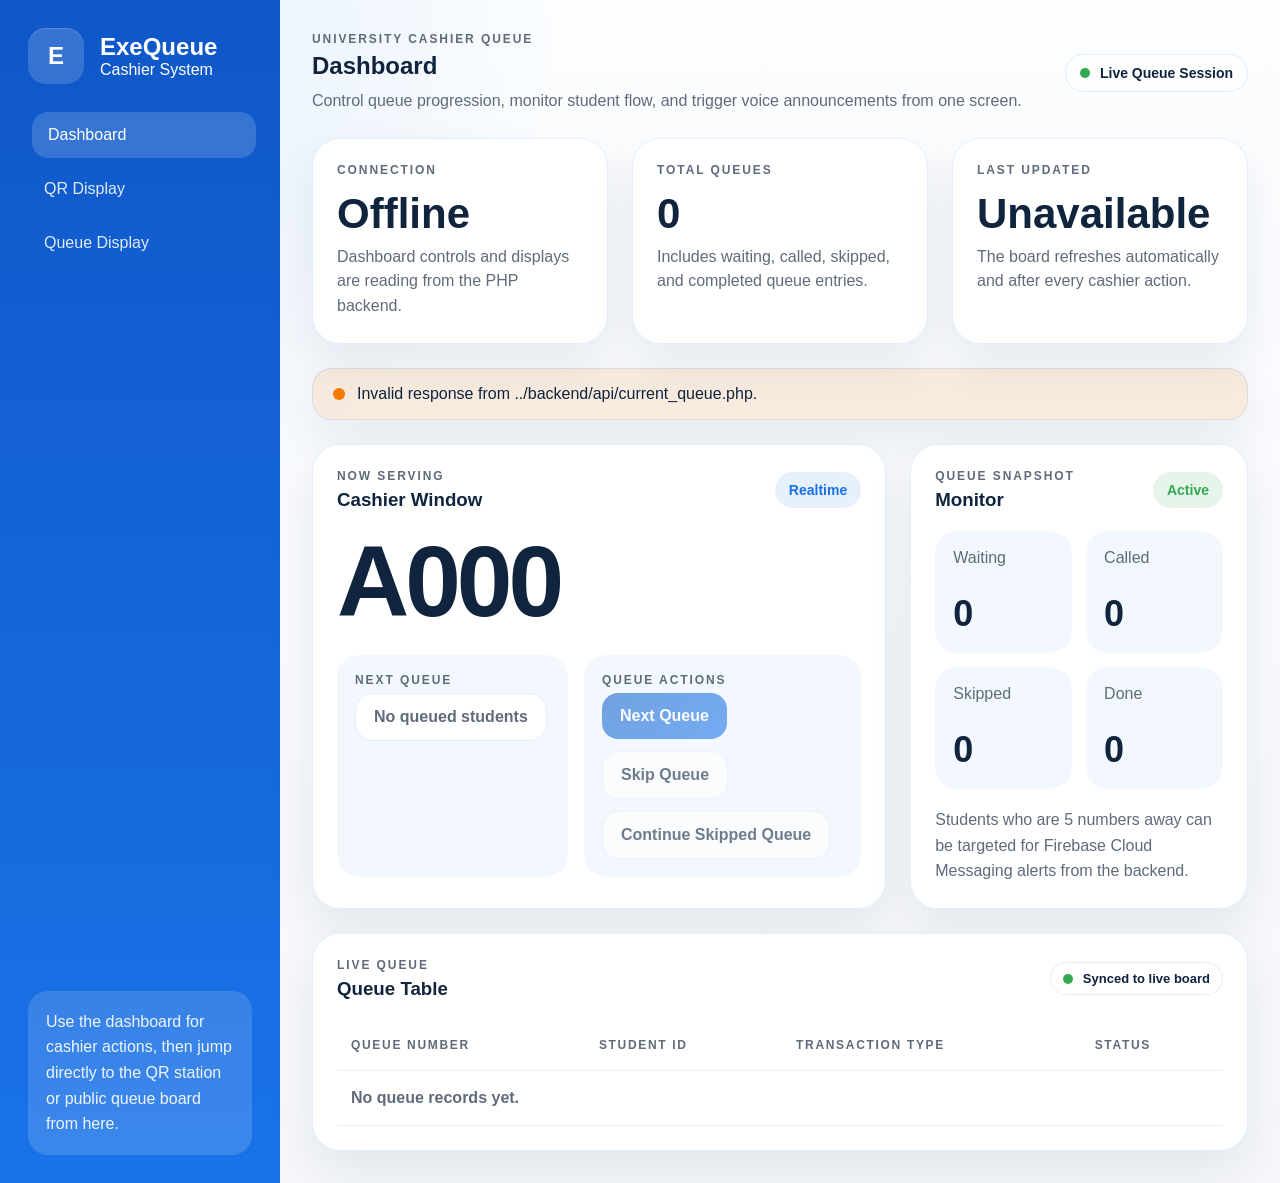
<file: web/dashboard.html>
<!DOCTYPE html>
<html lang="en">
  <head>
    <meta charset="UTF-8" />
    <meta name="viewport" content="width=device-width, initial-scale=1.0" />
    <title>ExeQueue Cashier Dashboard</title>
    <link rel="stylesheet" href="styles.css" />
  </head>
  <body class="app-shell">
    <aside class="sidebar">
      <div class="brand-block">
        <div class="brand-mark">E</div>
        <div>
          <h1>ExeQueue</h1>
          <p>Cashier System</p>
        </div>
      </div>

      <nav class="nav-list">
        <a class="nav-item active" href="#dashboard">Dashboard</a>
        <a class="nav-item" href="qr-display.html">QR Display</a>
        <a class="nav-item" href="queue-display.html">Queue Display</a>
      </nav>

      <div class="sidebar-note">
        Use the dashboard for cashier actions, then jump directly to the QR
        station or public queue board from here.
      </div>
    </aside>

    <main class="main-content">
      <section id="dashboard" class="section-heading">
        <div>
          <p class="eyebrow">University Cashier Queue</p>
          <h2>Dashboard</h2>
          <p class="section-copy">
            Control queue progression, monitor student flow, and trigger voice
            announcements from one screen.
          </p>
        </div>
        <div class="live-chip">
          <span class="live-dot"></span>
          Live Queue Session
        </div>
      </section>

      <section class="overview-grid">
        <article class="card overview-card">
          <p class="eyebrow">Connection</p>
          <strong id="dashboardConnectionStatus" class="overview-value">
            Connecting
          </strong>
          <p class="overview-copy">
            Dashboard controls and displays are reading from the PHP backend.
          </p>
        </article>

        <article class="card overview-card">
          <p class="eyebrow">Total Queues</p>
          <strong id="dashboardTotalQueues" class="overview-value">0</strong>
          <p class="overview-copy">
            Includes waiting, called, skipped, and completed queue entries.
          </p>
        </article>

        <article class="card overview-card">
          <p class="eyebrow">Last Updated</p>
          <strong id="dashboardLastUpdated" class="overview-value">
            Waiting
          </strong>
          <p class="overview-copy">
            The board refreshes automatically and after every cashier action.
          </p>
        </article>
      </section>

      <section
        id="dashboardMessage"
        class="status-banner status-banner-info"
        aria-live="polite"
      >
        Loading live queue data...
      </section>

      <section class="hero-grid">
        <article class="card hero-card">
          <div class="card-header">
            <div>
              <p class="eyebrow">Now Serving</p>
              <h3>Cashier Window</h3>
            </div>
            <span class="pill pill-blue">Realtime</span>
          </div>

          <div class="hero-number" id="dashboardNowServing">A000</div>

          <div class="hero-subgrid">
            <div class="subpanel">
              <p class="eyebrow">Next Queue</p>
              <div id="dashboardNextQueue" class="queue-pills"></div>
            </div>
            <div class="subpanel">
              <p class="eyebrow">Queue Actions</p>
              <div class="action-row">
                <button id="nextQueueButton" class="primary-btn">
                  Next Queue
                </button>
                <button id="skipQueueButton" class="secondary-btn">
                  Skip Queue
                </button>
                <button id="continueSkippedButton" class="secondary-btn">
                  Continue Skipped Queue
                </button>
              </div>
            </div>
          </div>
        </article>

        <article class="card metrics-card">
          <div class="card-header">
            <div>
              <p class="eyebrow">Queue Snapshot</p>
              <h3>Monitor</h3>
            </div>
            <span class="pill pill-green">Active</span>
          </div>

          <div class="metric-grid">
            <div class="metric-tile">
              <span>Waiting</span>
              <strong id="waitingCount">0</strong>
            </div>
            <div class="metric-tile">
              <span>Called</span>
              <strong id="calledCount">0</strong>
            </div>
            <div class="metric-tile">
              <span>Skipped</span>
              <strong id="skippedCount">0</strong>
            </div>
            <div class="metric-tile">
              <span>Done</span>
              <strong id="doneCount">0</strong>
            </div>
          </div>

          <div class="monitor-copy">
            Students who are 5 numbers away can be targeted for Firebase Cloud
            Messaging alerts from the backend.
          </div>
        </article>
      </section>

      <section class="card table-card">
        <div class="card-header">
          <div>
            <p class="eyebrow">Live Queue</p>
            <h3>Queue Table</h3>
          </div>
          <span class="live-chip small">
            <span class="live-dot"></span>
            Synced to live board
          </span>
        </div>

        <div class="table-wrap">
          <table class="queue-table">
            <thead>
              <tr>
                <th>Queue Number</th>
                <th>Student ID</th>
                <th>Transaction Type</th>
                <th>Status</th>
              </tr>
            </thead>
            <tbody id="queueTableBody">
              <tr>
                <td colspan="4" class="empty-table-cell">
                  No queue records yet.
                </td>
              </tr>
            </tbody>
          </table>
        </div>
      </section>

    </main>

    <script src="script.js"></script>
  </body>
</html>
</file>
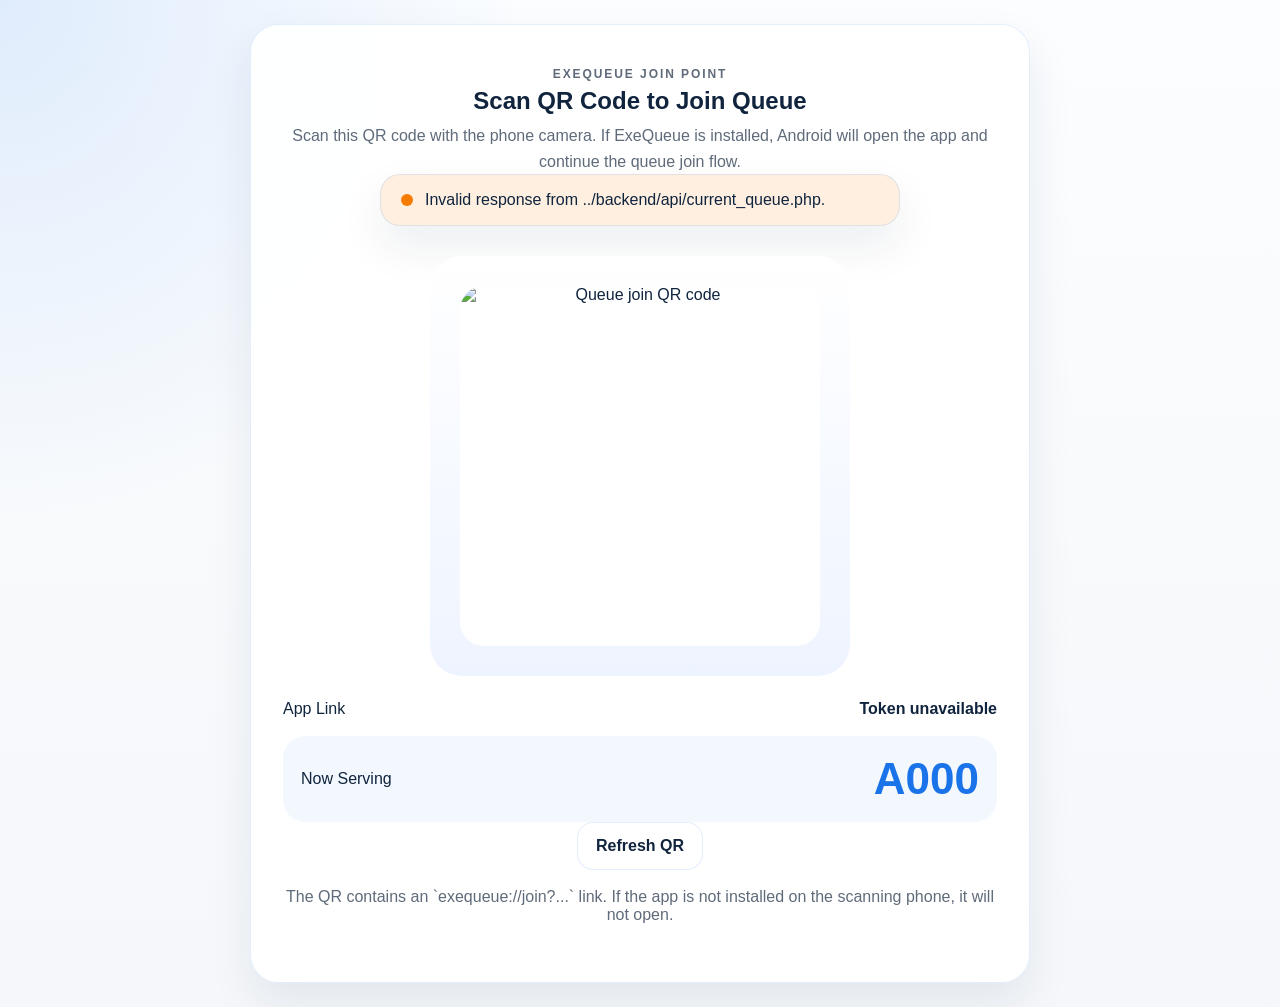
<file: web/qr-display.html>
<!DOCTYPE html>
<html lang="en">
  <head>
    <meta charset="UTF-8" />
    <meta name="viewport" content="width=device-width, initial-scale=1.0" />
    <title>ExeQueue QR Display</title>
    <link rel="stylesheet" href="styles.css" />
  </head>
  <body class="display-body">
    <main class="display-shell">
      <section class="card qr-card">
        <p class="eyebrow">ExeQueue Join Point</p>
        <h1>Scan QR Code to Join Queue</h1>
        <p class="lead-copy">
          Scan this QR code with the phone camera. If ExeQueue is installed,
          Android will open the app and continue the queue join flow.
        </p>

        <section
          id="qrStatusMessage"
          class="status-banner status-banner-info compact-banner"
          aria-live="polite"
        >
          Preparing secure QR token...
        </section>

        <div class="qr-frame">
          <img
            id="qrImage"
            alt="Queue join QR code"
            width="360"
            height="360"
          />
          <canvas id="qrCanvas" width="360" height="360" hidden></canvas>
        </div>

        <div class="token-row">
          <span>App Link</span>
          <strong id="qrTokenValue">Waiting for token</strong>
        </div>

        <div class="current-queue-card">
          <span>Now Serving</span>
          <strong id="qrCurrentQueue">A000</strong>
        </div>

        <button id="refreshQrButton" class="secondary-btn">
          Refresh QR
        </button>

        <p class="footnote">
          The QR contains an `exequeue://join?...` link. If the app is not
          installed on the scanning phone, it will not open.
        </p>
      </section>
    </main>

    <script src="script.js"></script>
  </body>
</html>
</file>
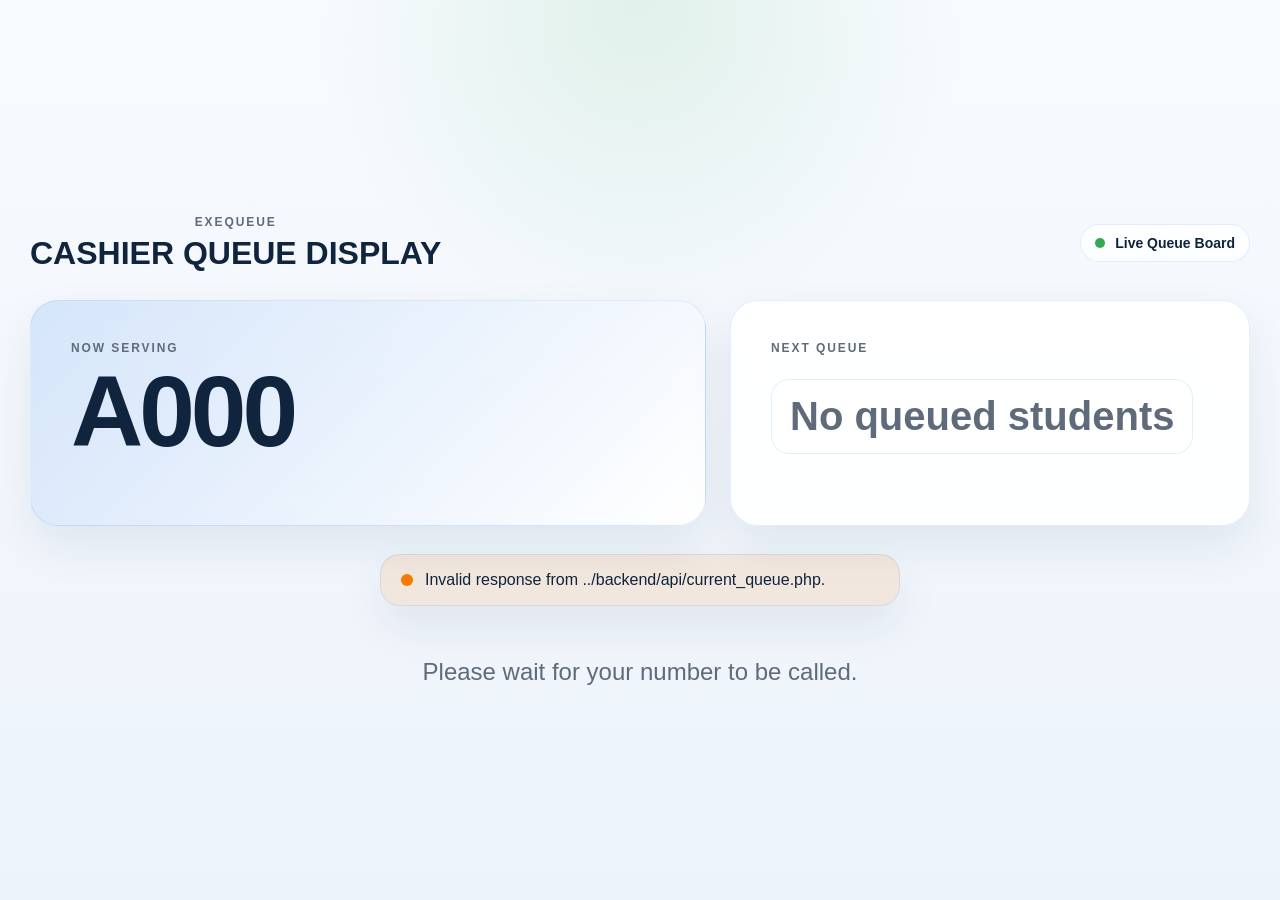
<file: web/queue-display.html>
<!DOCTYPE html>
<html lang="en">
  <head>
    <meta charset="UTF-8" />
    <meta name="viewport" content="width=device-width, initial-scale=1.0" />
    <title>ExeQueue Live Queue Board</title>
    <link rel="stylesheet" href="styles.css" />
  </head>
  <body class="display-body board-theme">
    <main class="board-shell">
      <header class="board-header">
        <div>
          <p class="eyebrow">ExeQueue</p>
          <h1>CASHIER QUEUE DISPLAY</h1>
        </div>
        <div class="live-chip">
          <span class="live-dot"></span>
          Live Queue Board
        </div>
      </header>

      <section class="board-grid">
        <article class="board-panel board-now">
          <p class="eyebrow">NOW SERVING</p>
          <div id="displayNowServing" class="board-number">A000</div>
        </article>

        <article class="board-panel board-next">
          <p class="eyebrow">Next Queue</p>
          <div id="displayNextQueue" class="board-next-list"></div>
        </article>
      </section>

      <section
        id="displayStatusMessage"
        class="status-banner status-banner-info compact-banner centered-banner"
        aria-live="polite"
      >
        Waiting for live queue data...
      </section>

      <footer class="board-footer">
        Please wait for your number to be called.
      </footer>
    </main>

    <script src="script.js"></script>
  </body>
</html>
</file>
<file: web/styles.css>
:root {
  --primary: #1a73e8;
  --accent: #34a853;
  --background: #f5f7fa;
  --surface: rgba(255, 255, 255, 0.92);
  --surface-solid: #ffffff;
  --text: #10243e;
  --muted: #5f6b7a;
  --border: rgba(26, 115, 232, 0.12);
  --shadow: 0 20px 45px rgba(16, 36, 62, 0.08);
  --radius-xl: 28px;
  --radius-lg: 22px;
  --radius-md: 18px;
}

* {
  box-sizing: border-box;
}

html {
  scroll-behavior: smooth;
}

body {
  margin: 0;
  font-family: Roboto, 'Segoe UI', sans-serif;
  color: var(--text);
  background:
    radial-gradient(circle at top left, rgba(26, 115, 232, 0.12), transparent 32%),
    linear-gradient(180deg, #fbfdff 0%, var(--background) 100%);
}

a {
  color: inherit;
  text-decoration: none;
}

.app-shell {
  min-height: 100vh;
  display: grid;
  grid-template-columns: 280px 1fr;
}

.sidebar {
  padding: 28px;
  background: linear-gradient(180deg, #0f57c8 0%, #1a73e8 100%);
  color: #ffffff;
  display: flex;
  flex-direction: column;
  gap: 28px;
}

.brand-block {
  display: flex;
  align-items: center;
  gap: 16px;
}

.brand-block h1,
.brand-block p {
  margin: 0;
}

.brand-mark {
  width: 56px;
  height: 56px;
  border-radius: 18px;
  display: grid;
  place-items: center;
  background: rgba(255, 255, 255, 0.16);
  font-size: 24px;
  font-weight: 800;
  box-shadow: inset 0 1px 0 rgba(255, 255, 255, 0.18);
}

.nav-list {
  display: grid;
  gap: 8px;
}

.nav-item {
  padding: 14px 16px;
  border-radius: 16px;
  color: rgba(255, 255, 255, 0.88);
  transition: transform 0.2s ease, background 0.2s ease;
}

.nav-item:hover,
.nav-item.active {
  background: rgba(255, 255, 255, 0.16);
  color: #ffffff;
  transform: translateX(4px);
}

.sidebar-note {
  margin-top: auto;
  padding: 18px;
  border-radius: 20px;
  background: rgba(255, 255, 255, 0.14);
  color: rgba(255, 255, 255, 0.92);
  line-height: 1.6;
}

.main-content {
  padding: 32px;
  display: grid;
  gap: 24px;
}

.section-heading,
.card-header,
.token-row,
.current-queue-card,
.action-row,
.live-chip {
  display: flex;
  align-items: center;
}

.section-heading {
  justify-content: space-between;
  gap: 18px;
}

.section-heading h2,
.card-header h3,
.board-header h1,
.qr-card h1 {
  margin: 0;
}

.section-copy,
.lead-copy,
.secondary-card p,
.monitor-copy {
  margin: 8px 0 0;
  color: var(--muted);
  line-height: 1.6;
}

.eyebrow {
  margin: 0 0 6px;
  font-size: 12px;
  font-weight: 700;
  letter-spacing: 0.16em;
  text-transform: uppercase;
  color: var(--muted);
}

.hero-grid,
.overview-grid,
.secondary-grid {
  display: grid;
  gap: 24px;
}

.overview-grid {
  grid-template-columns: repeat(3, minmax(0, 1fr));
}

.hero-grid {
  grid-template-columns: 1.7fr 1fr;
}

.secondary-grid {
  grid-template-columns: repeat(3, minmax(0, 1fr));
}

.card,
.board-panel {
  background: var(--surface);
  border: 1px solid var(--border);
  border-radius: var(--radius-xl);
  box-shadow: var(--shadow);
  backdrop-filter: blur(18px);
}

.card {
  padding: 24px;
}

.overview-card {
  min-height: 156px;
  display: flex;
  flex-direction: column;
  gap: 10px;
}

.overview-value {
  font-size: clamp(28px, 5vw, 42px);
  line-height: 1;
}

.overview-copy {
  margin: 0;
  color: var(--muted);
  line-height: 1.55;
}

.card-header {
  justify-content: space-between;
  gap: 12px;
  margin-bottom: 20px;
}

.pill,
.live-chip {
  padding: 10px 14px;
  border-radius: 999px;
  font-size: 14px;
  font-weight: 600;
}

.pill-blue {
  color: var(--primary);
  background: rgba(26, 115, 232, 0.1);
}

.pill-green {
  color: var(--accent);
  background: rgba(52, 168, 83, 0.12);
}

.live-chip {
  gap: 10px;
  color: var(--text);
  background: rgba(255, 255, 255, 0.72);
  border: 1px solid var(--border);
}

.live-chip.small {
  font-size: 13px;
  padding: 8px 12px;
}

.live-dot {
  width: 10px;
  height: 10px;
  border-radius: 50%;
  background: var(--accent);
  box-shadow: 0 0 0 0 rgba(52, 168, 83, 0.5);
  animation: pulse 1.6s infinite;
}

.hero-number,
.board-number {
  font-size: clamp(56px, 10vw, 100px);
  line-height: 1;
  font-weight: 800;
  letter-spacing: -0.04em;
  margin-bottom: 24px;
}

.hero-subgrid {
  display: grid;
  grid-template-columns: 1fr 1.2fr;
  gap: 16px;
}

.subpanel,
.metric-tile,
.current-queue-card {
  padding: 18px;
  border-radius: var(--radius-lg);
  background: rgba(26, 115, 232, 0.05);
}

.queue-pills,
.action-row,
.board-next-list {
  display: flex;
  flex-wrap: wrap;
  gap: 12px;
}

.queue-pill,
.board-queue-pill {
  padding: 14px 18px;
  border-radius: 18px;
  background: var(--surface-solid);
  border: 1px solid var(--border);
  font-weight: 700;
  font-size: 22px;
  box-shadow: inset 0 1px 0 rgba(255, 255, 255, 0.7);
}

.queue-pill-empty,
.board-queue-pill-empty {
  font-size: 16px;
  font-weight: 600;
  color: var(--muted);
}

.primary-btn,
.secondary-btn {
  border: 0;
  border-radius: 16px;
  padding: 14px 18px;
  font: inherit;
  font-weight: 700;
  cursor: pointer;
  transition: transform 0.2s ease, box-shadow 0.2s ease;
}

.primary-btn:hover,
.secondary-btn:hover {
  transform: translateY(-1px);
  box-shadow: 0 12px 24px rgba(16, 36, 62, 0.12);
}

.primary-btn {
  color: #ffffff;
  background: linear-gradient(135deg, #1564cb 0%, var(--primary) 100%);
}

.secondary-btn {
  color: var(--text);
  background: #ffffff;
  border: 1px solid var(--border);
}

.metrics-card {
  display: flex;
  flex-direction: column;
}

.metric-grid {
  display: grid;
  grid-template-columns: repeat(2, minmax(0, 1fr));
  gap: 14px;
}

.metric-tile {
  min-height: 122px;
  display: flex;
  flex-direction: column;
  justify-content: space-between;
}

.metric-tile span {
  color: var(--muted);
}

.metric-tile strong {
  font-size: 36px;
}

.monitor-copy {
  margin-top: 18px;
}

.status-banner {
  display: flex;
  align-items: center;
  gap: 12px;
  padding: 16px 20px;
  border-radius: 20px;
  border: 1px solid var(--border);
  box-shadow: var(--shadow);
}

.status-banner::before {
  content: '';
  width: 12px;
  height: 12px;
  flex: 0 0 auto;
  border-radius: 999px;
}

.status-banner-info {
  background: rgba(26, 115, 232, 0.08);
  color: var(--text);
}

.status-banner-info::before {
  background: var(--primary);
}

.status-banner-success {
  background: rgba(52, 168, 83, 0.1);
}

.status-banner-success::before {
  background: var(--accent);
}

.status-banner-warning {
  background: rgba(245, 124, 0, 0.12);
  color: #8a4b00;
}

.status-banner-warning::before {
  background: #f57c00;
}

.status-banner-error {
  background: rgba(245, 124, 0, 0.12);
}

.status-banner-error::before {
  background: #f57c00;
}

.compact-banner {
  width: min(100%, 520px);
  margin: 0 auto 24px;
}

.centered-banner {
  justify-self: center;
}

.table-wrap {
  overflow-x: auto;
}

.queue-table {
  width: 100%;
  border-collapse: collapse;
}

.queue-table th,
.queue-table td {
  padding: 18px 14px;
  text-align: left;
  border-bottom: 1px solid rgba(16, 36, 62, 0.08);
}

.queue-table th {
  color: var(--muted);
  font-size: 12px;
  letter-spacing: 0.14em;
  text-transform: uppercase;
}

.empty-table-cell {
  text-align: center;
  color: var(--muted);
  font-weight: 600;
}

.status-tag {
  display: inline-flex;
  align-items: center;
  justify-content: center;
  min-width: 96px;
  padding: 10px 14px;
  border-radius: 999px;
  font-size: 13px;
  font-weight: 700;
}

.status-waiting {
  color: var(--primary);
  background: rgba(26, 115, 232, 0.1);
}

.status-called {
  color: var(--accent);
  background: rgba(52, 168, 83, 0.12);
}

.status-skipped {
  color: #f57c00;
  background: rgba(245, 124, 0, 0.12);
}

.status-done {
  color: var(--muted);
  background: rgba(95, 107, 122, 0.12);
}

.secondary-card {
  min-height: 200px;
}

.display-body {
  min-height: 100vh;
  display: grid;
  place-items: center;
  padding: 24px;
}

.display-shell {
  width: min(780px, 100%);
}

.qr-card {
  text-align: center;
  padding: 42px 32px;
}

.qr-frame {
  margin: 30px auto 24px;
  width: min(100%, 420px);
  aspect-ratio: 1;
  border-radius: 32px;
  display: grid;
  place-items: center;
  background: linear-gradient(180deg, #ffffff 0%, #eef4ff 100%);
  box-shadow: inset 0 1px 0 rgba(255, 255, 255, 0.7);
}

.qr-frame canvas {
  width: min(100%, 360px);
  height: auto;
  border-radius: 24px;
  background: #ffffff;
}

.qr-frame img {
  width: min(100%, 360px);
  height: auto;
  border-radius: 24px;
  background: #ffffff;
}

.token-row,
.current-queue-card {
  justify-content: space-between;
  gap: 16px;
  margin-top: 18px;
}

.token-row strong {
  max-width: 65%;
  text-align: right;
  overflow-wrap: anywhere;
}

.current-queue-card strong {
  font-size: 44px;
  color: var(--primary);
}

.footnote {
  margin-top: 18px;
  color: var(--muted);
}

.board-theme {
  background:
    radial-gradient(circle at top center, rgba(52, 168, 83, 0.12), transparent 30%),
    linear-gradient(180deg, #f8fbff 0%, #edf3fb 100%);
}

.board-shell {
  width: min(1220px, 100%);
  display: grid;
  gap: 28px;
}

.board-header,
.board-footer {
  text-align: center;
}

.board-header {
  display: flex;
  justify-content: space-between;
  align-items: center;
  gap: 18px;
}

.board-grid {
  display: grid;
  grid-template-columns: 1.3fr 1fr;
  gap: 24px;
}

.board-panel {
  padding: 40px;
}

.board-now {
  background: linear-gradient(135deg, rgba(26, 115, 232, 0.14), #ffffff);
}

.board-next-list {
  margin-top: 24px;
}

.board-queue-pill {
  font-size: clamp(28px, 5vw, 40px);
  min-width: 140px;
  justify-content: center;
}

.board-footer {
  font-size: 24px;
  font-weight: 500;
  color: var(--muted);
}

.primary-btn:disabled,
.secondary-btn:disabled {
  cursor: not-allowed;
  transform: none;
  box-shadow: none;
  opacity: 0.58;
}

[hidden] {
  display: none !important;
}

@keyframes pulse {
  0% {
    box-shadow: 0 0 0 0 rgba(52, 168, 83, 0.5);
  }

  70% {
    box-shadow: 0 0 0 14px rgba(52, 168, 83, 0);
  }

  100% {
    box-shadow: 0 0 0 0 rgba(52, 168, 83, 0);
  }
}

@media (max-width: 1080px) {
  .app-shell {
    grid-template-columns: 1fr;
  }

  .sidebar {
    gap: 18px;
  }

  .hero-grid,
  .overview-grid,
  .board-grid,
  .secondary-grid,
  .hero-subgrid {
    grid-template-columns: 1fr;
  }

  .section-heading,
  .board-header {
    flex-direction: column;
    align-items: flex-start;
  }
}

@media (max-width: 720px) {
  .main-content,
  .sidebar,
  .card,
  .board-panel {
    padding: 20px;
  }

  .action-row {
    flex-direction: column;
  }

  .metric-grid {
    grid-template-columns: 1fr;
  }

  .queue-table th,
  .queue-table td {
    padding: 14px 10px;
  }

  .current-queue-card strong {
    font-size: 34px;
  }
}
</file>
